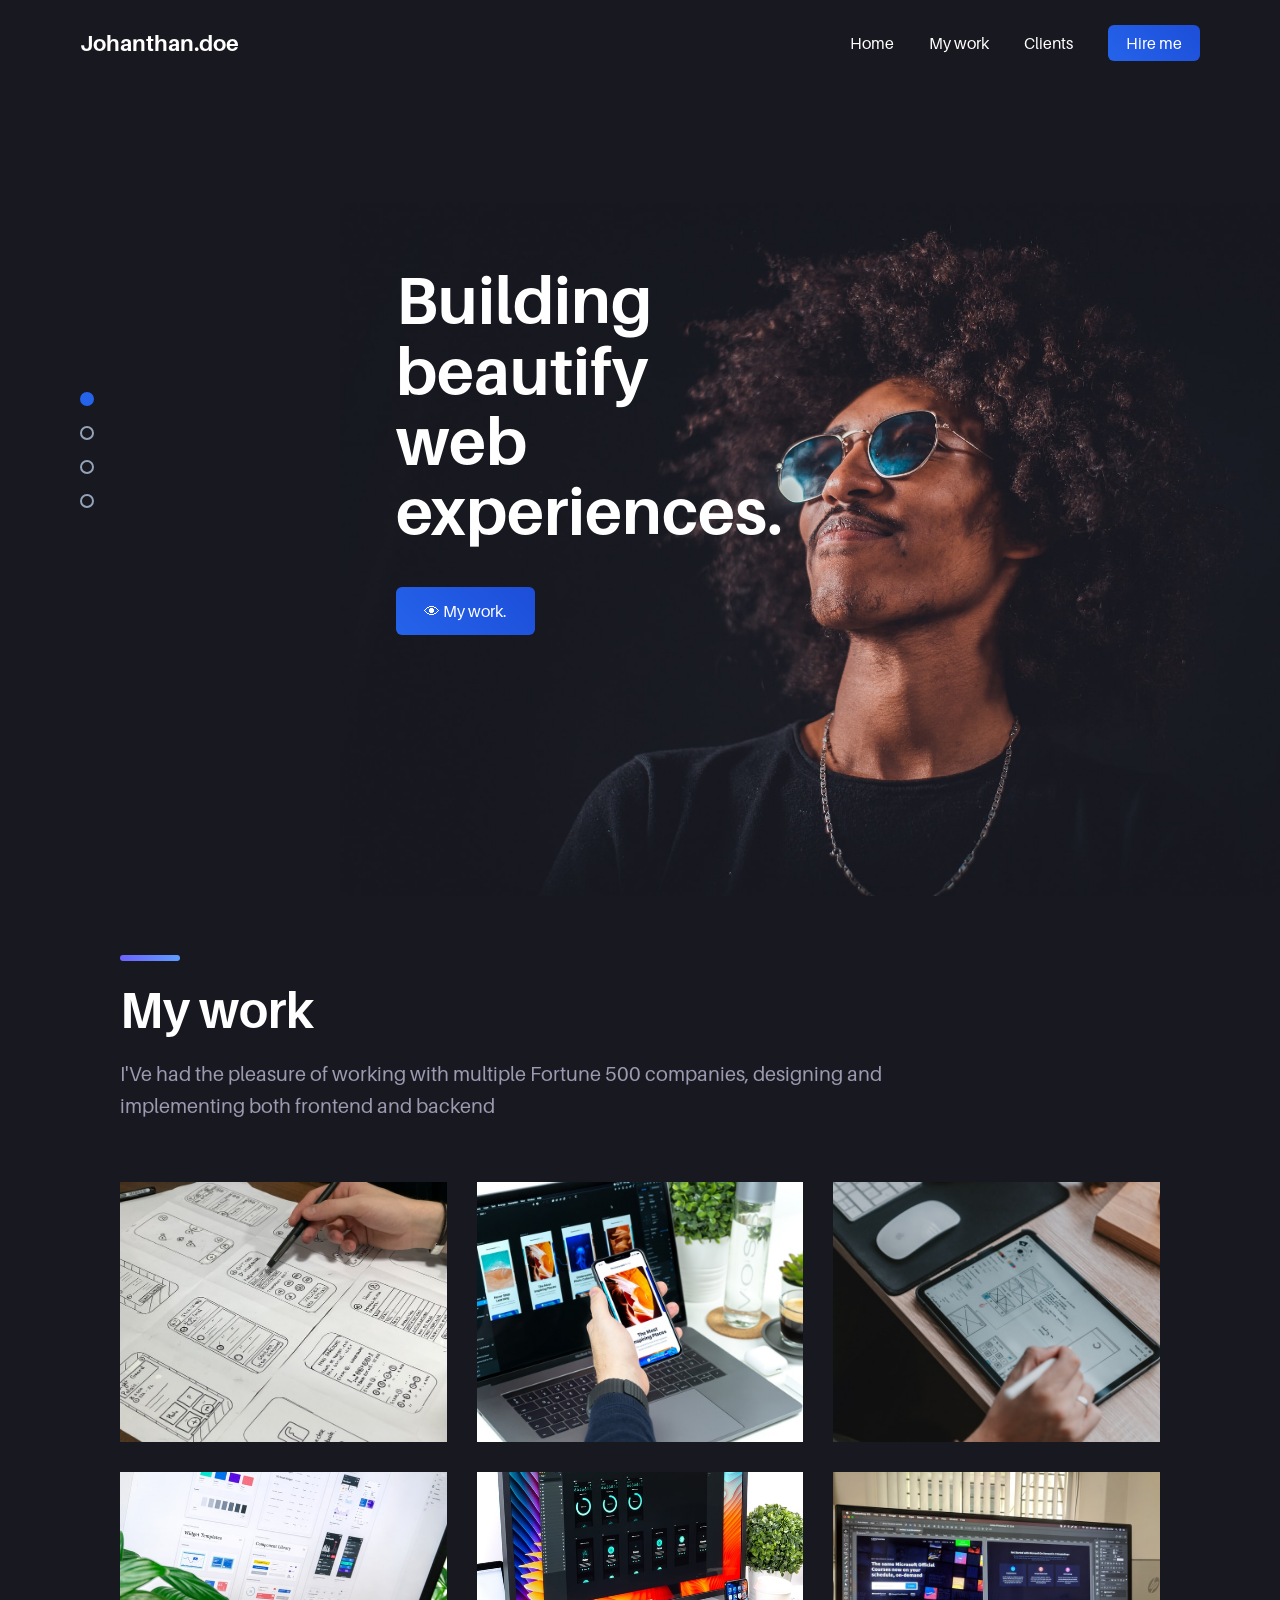
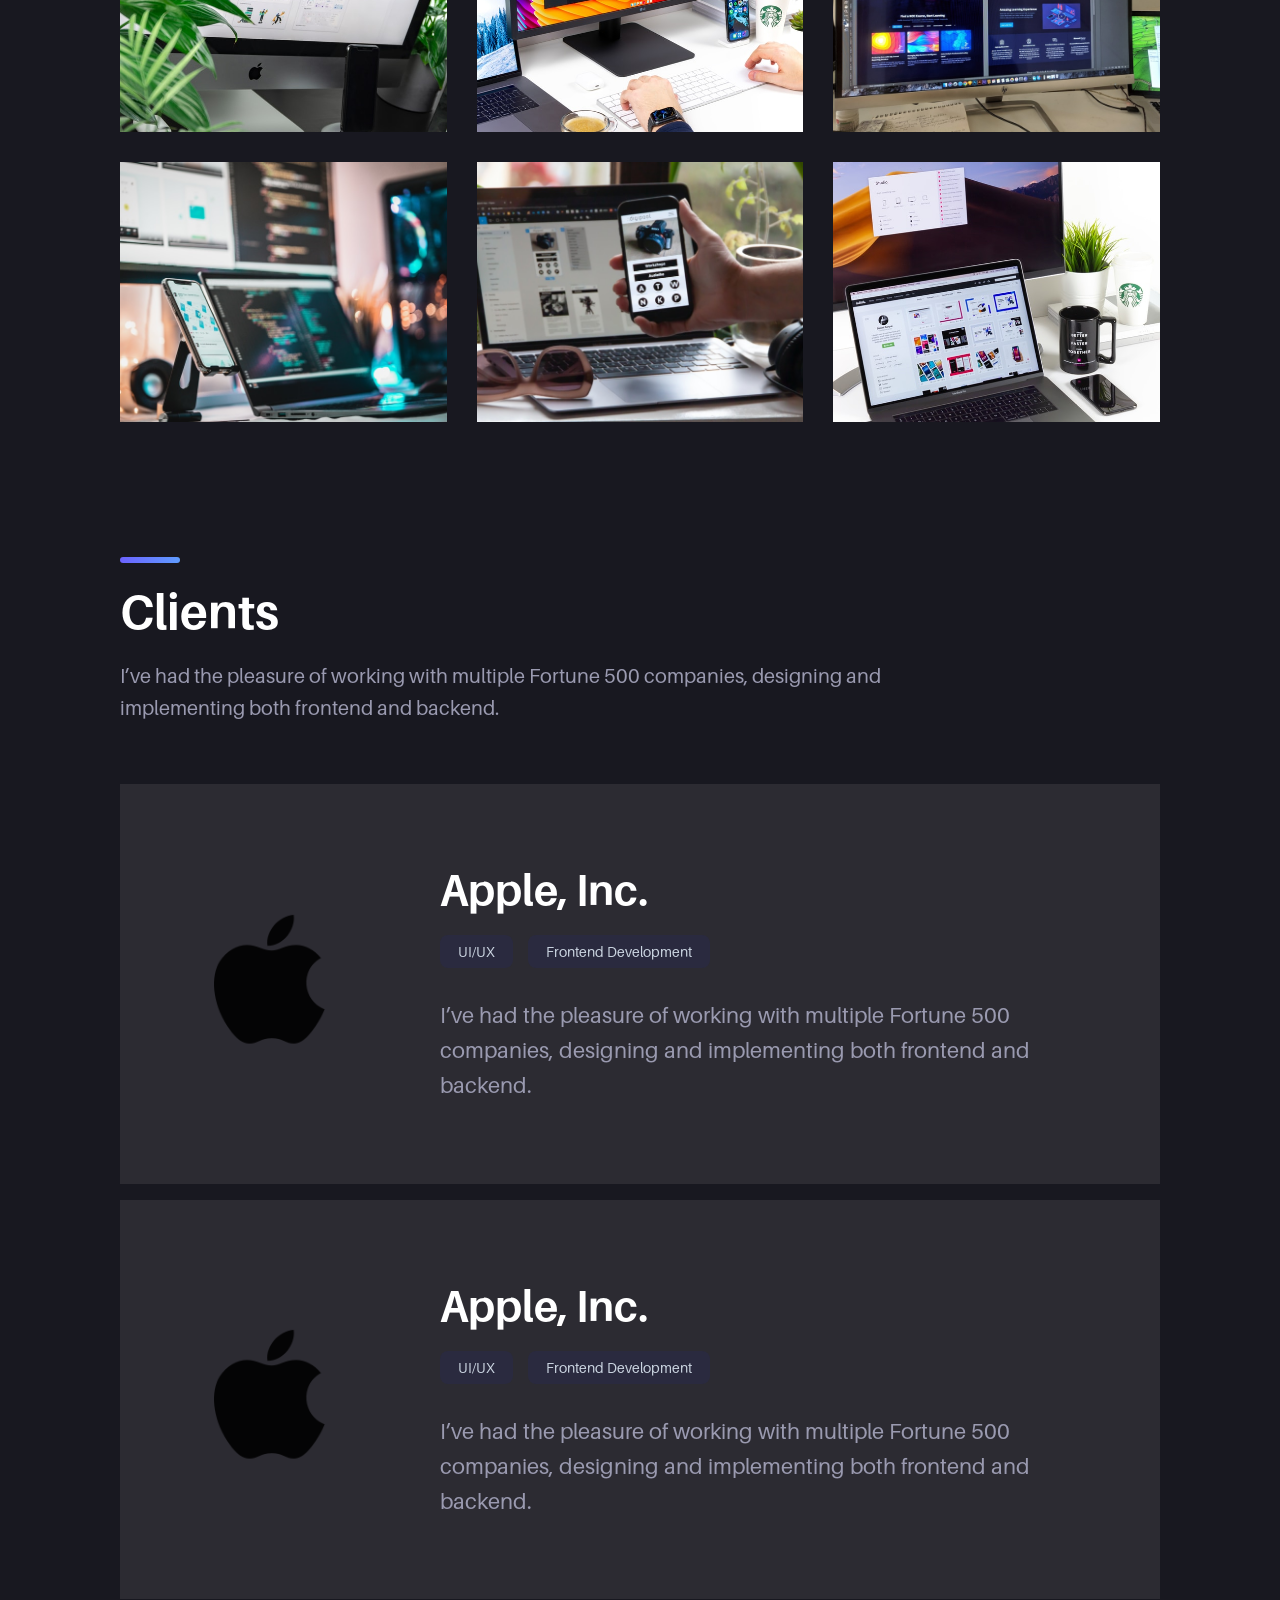
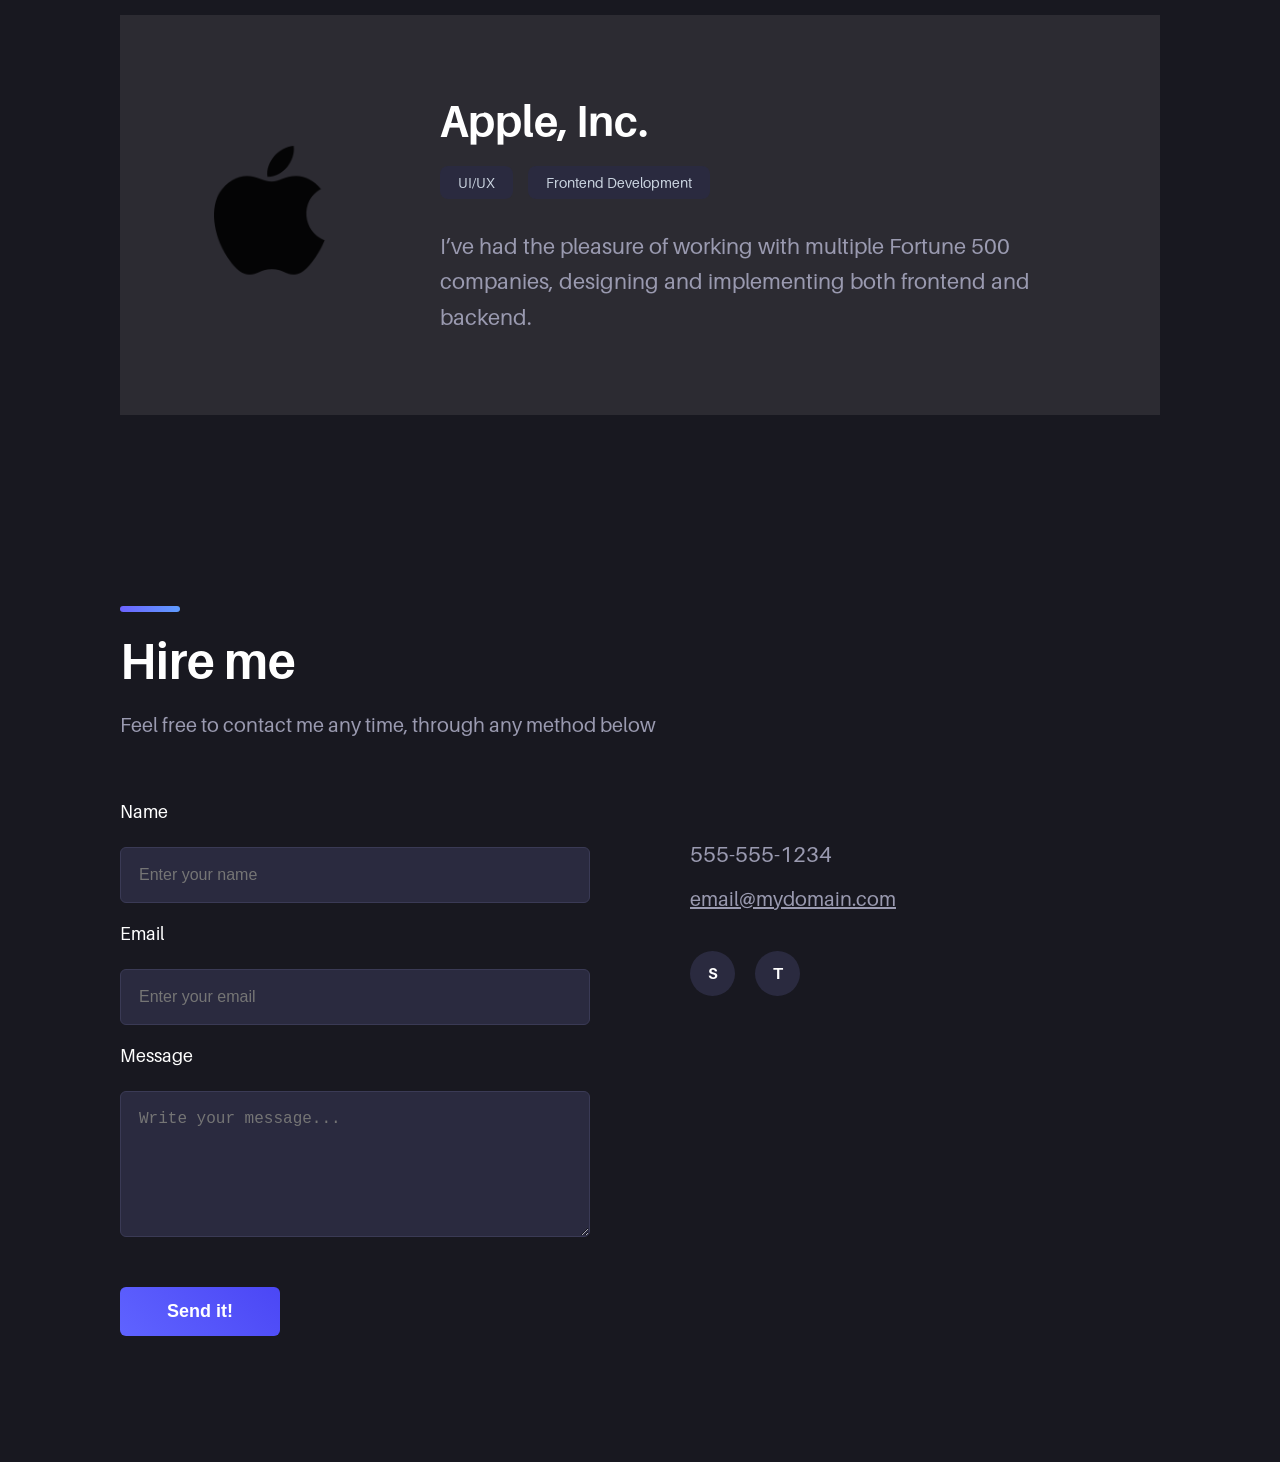
<file: index.html>
<!doctype html>
<html lang="en">
  <head>
    <meta charset="UTF-8" />
    <meta name="viewport" content="width=device-width, initial-scale=1.0" />
    <title>Document</title>
    <link rel="stylesheet" href="./style.css" />
    <link rel="stylesheet" href="style.css" />
    <link
      href="https://fonts.googleapis.com/css2?family=Poppins:wght@400;600;800&display=swap"
      rel="stylesheet"
    />
  </head>
  <body>
    <main>
      <section id="manSection">
        <header class="navbar">
          <div class="logo">Johanthan.doe</div>
          <nav>
            <ul>
              <li>
                <a href="#">Home</span></a>
              </li>
              <li><a href="#">My work</a></li>
              <li><a href="#">Clients</a></li>
              <li><a href="#" class="hire-btn">Hire me</a></li>
            </ul>
          </nav>
        </header>
        <section class="hero">
          <div class="dots">
            <span class="dot active"></span>
            <span class="dot"></span>
            <span class="dot"></span>
            <span class="dot"></span>
          </div>
          <div class="hero-content">
            <h1>
              Building <br />
              beautify web <br />
              experiences.
            </h1>
            <a href="#" class="primary-btn"> 👁 My work. </a>
          </div>
          <div class="hero-image">
            <img src="media/man.png" alt="Profile" />
          </div>
        </section>
      </section>
      <section id="MyWork">
        <div class="Text">
          <h2>My work</h2>
          <p>
            I'Ve had the pleasure of working with multiple Fortune 500
            companies, designing and implementing both frontend and backend
          </p>
        </div>

        <div class="images">
          <img src="./media/work-1.png" alt="Work 1" />
          <img src="./media/work-2.jpeg" alt="Work 2" />
          <img src="./media/work-3.png" alt="Work 3" />
          <img src="./media/work-4.jpeg" alt="Work 4" />
          <img src="./media/work-5.jpeg" alt="Work 5" />
          <img src="./media/work-6.jpeg" alt="Work 6" />
          <img src="./media/work-7.jpeg" alt="Work 7" />
          <img src="./media/work-8.jpeg" alt="Work 8" />
          <img src="./media/work-9.jpeg" alt="Work 9" />
        </div>
      </section>
      <section id="Clients">
        <div class="Text">
          <h2>Clients</h2>
          <p>
            I’ve had the pleasure of working with multiple Fortune 500
            companies, designing and implementing both frontend and backend.
          </p>
        </div>

        <div class="client-card">
          <div class="client-logo">
            <img src="./media/download.png" alt="Apple Logo" />
          </div>

          <div class="client-info">
            <h3>Apple, Inc.</h3>

            <div class="tags">
              <span>UI/UX</span>
              <span>Frontend Development</span>
            </div>

            <p>
              I’ve had the pleasure of working with multiple Fortune 500
              companies, designing and implementing both frontend and backend.
            </p>
          </div>
        </div>
        <div class="client-card">
          <div class="client-logo">
            <img src="./media/download.png" alt="Apple Logo" />
          </div>

          <div class="client-info">
            <h3>Apple, Inc.</h3>

            <div class="tags">
              <span>UI/UX</span>
              <span>Frontend Development</span>
            </div>

            <p>
              I’ve had the pleasure of working with multiple Fortune 500
              companies, designing and implementing both frontend and backend.
            </p>
          </div>
        </div>
        <div class="client-card">
          <div class="client-logo">
            <img src="./media/download.png" alt="Apple Logo" />
          </div>

          <div class="client-info">
            <h3>Apple, Inc.</h3>

            <div class="tags">
              <span>UI/UX</span>
              <span>Frontend Development</span>
            </div>

            <p>
              I’ve had the pleasure of working with multiple Fortune 500
              companies, designing and implementing both frontend and backend.
            </p>
          </div>
        </div>
      </section>

      <section id="Hire">
  <div class="Text">
    <h2>Hire me</h2>
    <p>Feel free to contact me any time, through any method below</p>
  </div>

  <div class="hire-container">

    <form class="contact-form">
      <label>Name</label>
      <input type="text" placeholder="Enter your name" />

      <label>Email</label>
      <input type="email" placeholder="Enter your email" />

      <label>Message</label>
      <textarea rows="6" placeholder="Write your message..."></textarea>

      <button type="submit" class="send-btn">Send it!</button>
    </form>

    <div class="contact-info">
      <p class="phone">555-555-1234</p>
      <a href="#" class="email">email@mydomain.com</a>

      <div class="social-icons">
        <div class="icon">S</div>
        <div class="icon">T</div>
      </div>
    </div>

  </div>
</section>
    </main>
  </body>
</html>
</file>
<file: style.css>
@font-face {
    font-family: 'Aileron';
    src: url('./media/aileron-regular.otf') format('opentype');
    font-weight: 400;
}

@font-face {
    font-family: 'Aileron';
    src: url('./media/aileron-bold.otf') format('opentype');
    font-weight: 700;
}

* {

    margin: 0;
    padding: 0;

    box-sizing: border-box;

}

#Clients {
    padding: 120px;
}

.client-card {
    background: rgba(217, 214, 214, 0.097);
    padding: 80px;
    display: flex;
    align-items: center;
    gap: 100px;
    position: relative;
    overflow: hidden;
    margin-bottom: 1em;
}

.client-logo img {
    width: 140px;
    opacity: 0.9;
}

.client-info h3 {
    font-size: 42px;
    font-weight: 700;
    margin-bottom: 20px;
}

.tags {
    display: flex;
    gap: 15px;
    margin-bottom: 30px;
}

.tags span {
    background: #2a2a3f;
    padding: 8px 18px;
    border-radius: 8px;
    font-size: 14px;
    color: #cbd5e1;
}

.client-info p {
    font-size: 22px;
    line-height: 1.6;
    color: #9a9ab0;
    max-width: 700px;
}


body {

    font-family: 'Poppins', sans-serif;
    background: #181820;
    color: white;
    overflow-x: hidden;
}

.navbar {
    display: flex;
    justify-content: space-between;
    align-items: center;
    padding: 30px 80px;
    position: absolute;
    width: 100%;
    z-index: 10;
}

.logo {

    font-size: 22px;

    font-weight: 600;

}

nav ul {

    display: flex;

    list-style: none;

    gap: 35px;

    align-items: center;

}

nav a {

    text-decoration: none;

    color: white;

    font-weight: 500;

    transition: 0.3s;

}

.hire-btn {

    background: linear-gradient(45deg, #2563eb, #1d4ed8);
    padding: 8px 18px;
    border-radius: 6px;
}

.hero {
    height: 100vh;
    display: flex;
    align-items: center;
    padding: 0 100px;
    overflow: hidden;
    position: relative;
}

.hero-content {
    position: relative;
    z-index: 2;
    max-width: 550px;
    padding-right: 100px;
    padding-left: 200px;

}

.hero-content h1 {
    font-size: 64px;
    font-weight: 800;
    line-height: 1.1;
    margin-bottom: 40px;
    margin-left: 6rem;
}

.primary-btn {
    display: inline-block;
    background: linear-gradient(45deg, #2563eb, #1d4ed8);
    padding: 14px 28px;
    border-radius: 6px;
    text-decoration: none;
    color: white;
    font-weight: 500;
    transition: 0.3s;
    margin-left: 6rem;
}

.primary-btn:hover {

    transform: translateY(-3px);

}

.hero-image{
    position: absolute;
    right: -100px;
    bottom: 0;
    z-index: 1;
}

.hero-image img {

    width: 65rem;

    max-width: 100%;
    margin-top: 7rem;

}

.dots {

    position: absolute;

    left: 5rem;

    top: 50%;

    transform: translateY(-50%);

    display: flex;

    flex-direction: column;

    gap: 20px;

}

.dot {

    width: 14px;

    height: 14px;

    border-radius: 50%;

    border: 2px solid #94a3b8;

}

.dot.active {

    background: #2563eb;

    border: none;

}

.home-btn{
    color: #1d4ed8;
}


* {
    margin: 0;
    padding: 0;
    box-sizing: border-box;
}

body {
    font-family: 'Aileron', sans-serif;
    color: white;
}

#MyWork,#Clients,#Hire{
    padding: 80px 120px;
}

.Text {
    max-width: 800px;
    margin-bottom: 60px;
    position: relative;
}

.Text::before {
    content: "";
    width: 60px;
    height: 6px;
    background: linear-gradient(90deg, #6c63ff, #5f9cff);
    position: absolute;
    top: -25px;
    left: 0;
    border-radius: 10px;
}

.Text h2 {
    font-size: 48px;
    font-weight: 700;
    margin-bottom: 20px;
}

.Text p {
    font-size: 20px;
    line-height: 1.6;
    color: #9a9ab0;
}

.images {
    display: grid;
    grid-template-columns: repeat(3, 1fr);
    gap: 30px;
}

.images img {
    width: 100%;
    height: 260px;
    object-fit: cover;
}


#Hire {
    padding: 120px;
}

.hire-container {
    display: flex;
    justify-content: space-between;
    gap: 100px;
}

.contact-form {
    flex: 1;
    display: flex;
    flex-direction: column;
    gap: 20px;
}

.contact-form label {
    font-size: 18px;
    margin-bottom: 5px;
}

.contact-form input,
.contact-form textarea {
    background: #2a2a3f;
    border: 1px solid #3a3a55;
    padding: 18px;
    border-radius: 6px;
    color: white;
    font-size: 16px;
    outline: none;
    transition: 0.3s;
}

.contact-form input:focus,
.contact-form textarea:focus {
    border-color: #5f9cff;
}

.send-btn {
    margin-top: 30px;
    width: 160px;
    background: linear-gradient(45deg, #5f63ff, #4b47f5);
    border: none;
    padding: 14px 0;
    border-radius: 6px;
    color: white;
    font-size: 18px;
    font-weight: 600;
    cursor: pointer;
    transition: 0.3s;
}

.send-btn:hover {
    transform: translateY(-3px);
}


.contact-info {
    flex: 1;
    padding-top: 40px;
}

.contact-info .phone {
    font-size: 22px;
    margin-bottom: 20px;
    color: #9a9ab0;
}

.contact-info .email {
    font-size: 20px;
    color: #9a9ab0;
    text-decoration: underline;
    display: inline-block;
    margin-bottom: 40px;
}

.social-icons {
    display: flex;
    gap: 20px;
}

.icon {
    width: 45px;
    height: 45px;
    background: #2a2a3f;
    border-radius: 50%;
    display: flex;
    align-items: center;
    justify-content: center;
    font-weight: 600;
    cursor: pointer;
    transition: 0.3s;
}

.icon:hover {
    background: #5f63ff;
}


.hero-image img {
    transform: scaleX(-1);
}



@media (max-width: 992px) {
    #MyWork {
        padding: 60px 40px;
    }

    .images {
        grid-template-columns: repeat(2, 1fr);
    }
}

@media (max-width: 576px) {
    #MyWork {
        padding: 40px 20px;
    }

    .Text h2 {
        font-size: 36px;
    }

    .Text p {
        font-size: 16px;
    }

    .images {
        grid-template-columns: 1fr;
    }
}


@media (max-width: 992px) {
    .hire-container {
        flex-direction: column;
        gap: 60px;
    }

    .contact-info {
        padding-top: 0;
    }
}


@media (max-width: 992px) {
    .client-card {
        flex-direction: column;
        text-align: center;
        padding: 50px;
    }

    .client-info p {
        font-size: 18px;
    }
}
</file>
